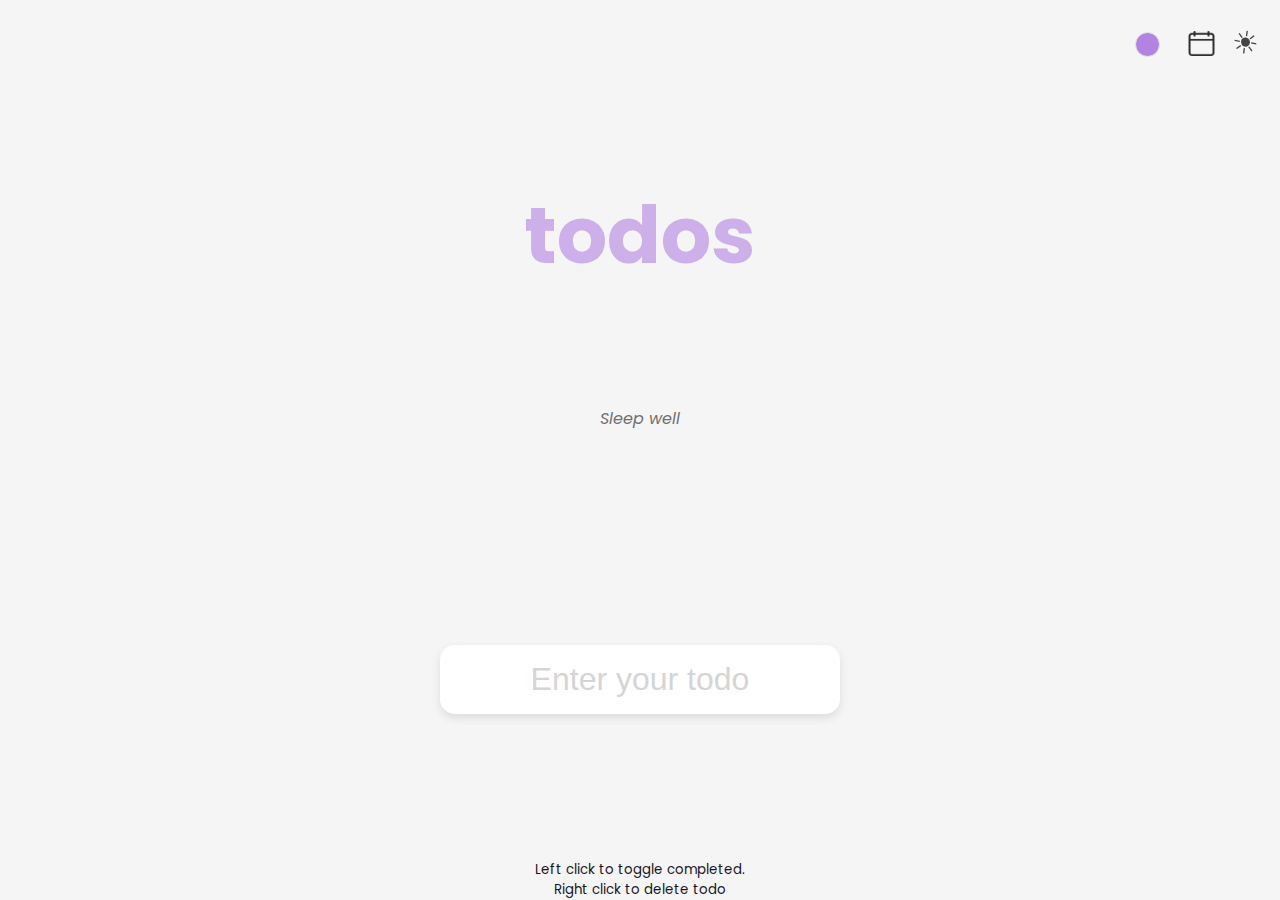
<file: index.html>
<!DOCTYPE html>
<html lang="en">
  <head>
    <meta charset="UTF-8" />
    <meta name="viewport" content="width=device-width, initial-scale=1.0" />
    <link rel="stylesheet" href="style.css" />
    <title>Todo List</title>
  </head>
  <body>
    <div class="lavender">
      <div class="theme">
        <span class="theme-icon"></span>
        <div class="theme-selector">
          <span class="lavender-theme" onclick="theme(0)"></span>
          <span class="orange-theme" onclick="theme(1)"></span>
          <span class="aqua-theme" onclick="theme(2)"></span>
          <span class="lime-theme" onclick="theme(3)"></span>
        </div>
      </div>
    </div>
    <div class="calendar" onclick="calendar()"><a href="cal.html"><img id="cal" src="public/images/calendar.png" alt=""></a></div>
    <div class="lightOrDark" onclick="lightDarkToggle(0)">☀︎</div>
    <div class="lavender"><h3>todos</h3></div>
    <span class="greeting"></span>
    <div class="quotes-container" id="quotes-container">
      <p class="quote" id="quote">
      </p>
    </div>  
    <div class="lavender">
    <form id="form">
      <input type="text" class="input" id="input" placeholder="Enter your todo" autocomplete="off">
        <ul class="todos" id="todos"></ul>
    </form>
    </div>
    <small>Left click to toggle completed. <br> Right click to delete todo</small>

    <script src="script.js"></script>
  </body>
</html>
</file>
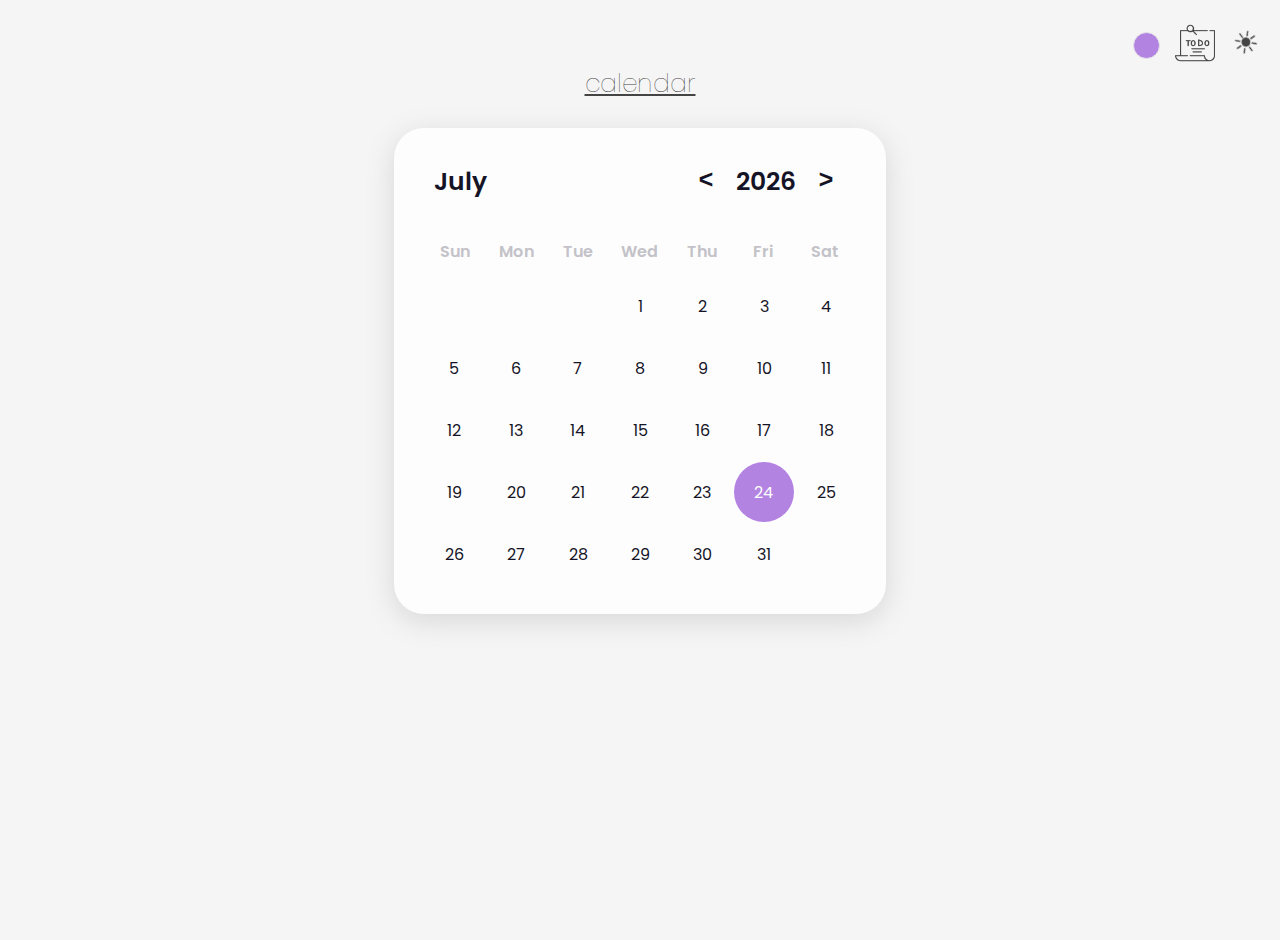
<file: cal.html>
<!DOCTYPE html>
<html lang="en">
<head>
    <meta charset="UTF-8">
    <meta name="viewport" content="width=device-width, initial-scale=1.0">
    <title>Calendar</title>
    <link rel="stylesheet" href="cal.css">
</head>
<body>
    <div class="lavender">
        <div class="theme">
          <span class="theme-icon"></span>
          <div class="theme-selector">
            <span class="lavender-theme" onclick="theme(0)"></span>
            <span class="orange-theme" onclick="theme(1)"></span>
            <span class="aqua-theme" onclick="theme(2)"></span>
            <span class="lime-theme" onclick="theme(3)"></span>
          </div>
        </div>
      </div>
    <div class="home"><a href="index.html"><img id="home-img" src="public/images/to-do-list.png" alt=""></a></div>
    <div class="lightOrDark" onclick="lightDarkToggle(0)">☀︎</div>
    <div class="heading">
        <h3>calendar</h3>
    </div>
    
    <body class="light">
    <div class="cal">
        <div class="calendar">
            <div class="calendar-header">
                <span class="month-picker" id="month-picker">April</span>
                <div class="year-picker">
                    <span class="year-change" id="prev-year">
                        <pre><</pre>
                    </span>
                    <span id="year">2022</span>
                    <span class="year-change" id="next-year">
                        <pre>></pre>
                    </span>
                </div>
            </div>
            <div class="calendar-body">
                <div class="calendar-week-day">
                    <div>Sun</div>
                    <div>Mon</div>
                    <div>Tue</div>
                    <div>Wed</div>
                    <div>Thu</div>
                    <div>Fri</div>
                    <div>Sat</div>
                </div>
                <div class="calendar-days lavender"></div>
            </div>
           
            <div class="month-list"></div>
        </div>
    </div>   
    <script src="calendar.js"></script>
</body>
</html>
</file>
<file: style.css>
@import url('https://fonts.googleapis.com/css2?family=Poppins:wght@200;400&display=swap');
@import url("themes.css");

* {
  box-sizing: border-box;
}

body {
  background-color: #f5f5f5;
  color: #151426;
  font-family: 'Poppins', sans-serif;
  display: flex;
  flex-direction: column;
  align-items: center;
  justify-content: space-between;
  height: 100vh;
  margin: 0;
  transition: background 0.2s linear;
}

h3 {
  color: var(--header-text);
  font-size: 5rem;
  text-align: center;
  opacity: 0.6;
  margin-bottom:1rem;
  transition: color 0.2s linear;
}

form {
  max-width: 100%;
  width: 400px;
  display: flex;
  flex-direction: column;
  justify-content: baseline;
}

.quote{
  font-size: 1rem;
  text-align: center;
  opacity: 0.4;
  margin: 1.5em 0em;
}

.input {
  border: none;
  color: #444444;
  box-shadow: 0 4px 10px rgba(0, 0, 0, 0.1);
  border-radius:15px;
  font-size: 2rem;
  padding: 1rem 2rem;
  display: block;
  width: 100%;
  transition: background 0.2s linear;
  text-align: center;
}

.input::placeholder {
  color: #d5d5d5;
}

.input:focus {
  outline-style: solid;
  outline-color: var(--header-text);
}

.todos {
  display: flex;
  flex-direction: column-reverse;
  margin: 0.1rem;
  list-style-type: none;
  transition: background 0.2s linear;
  word-wrap:break-word;
}

ul{
  padding-inline-start: 0px;
}

.todos li {
  background-color: #b5b5b560;
  cursor: pointer;
  font-size: 1.0rem;
  padding: 1rem 2rem;
  border-radius: 15px;
  margin: 0.5rem 0;
  transition: background 0.2s linear;
  display: flex;
  justify-content: space-between;
  align-items: center;
  width:100%;
}
.todos li:hover {
  background-color: var(--hover-color);
}

.todos li.completed {
  color: #b6b6b690;
  background-color: rgba(0, 0, 0, 0.1);
  text-decoration: line-through;
}


small {
  margin-top: 3rem;
  text-align: center;
}

/*calendar*/
.calendar{
  position: fixed;
  top:23px;
  right: 65px;
  font-size: 30px;
}

#cal{
  height: 25px;
  width: 27px;
}

/*Dark mode toggle*/
.lightOrDark {
  color: #444444;
  position: fixed;
  top:20px;
  transform: rotate(-0.1turn);
  right: 20px;
  font-size: 30px;
  transition: transform 0.2s linear;
  -ms-user-select: none;
  -webkit-user-select: none;
  user-select: none;
}

.lightOrDark:hover {
  cursor: pointer;
}

.dark{
  background-color: #2d2d2d;
  color: #e6e6e6;
}
.dark-input {
  background-color: #333333;
  color: #e6e6e6;
  box-shadow: 0 4px 10px rgba(0, 0, 0, 0.113);
}
.dark-todos {
  background-color: #333333;
  color: #e6e6e6;
}

.greeting {
  color: #707070;
  font-style: italic;
  font: 1rem;
}

@media only screen and (max-width: 600px) {
  h1 {
    font-size: 6rem;
  }
  form {
    width: 90%;
  }
  .input {
    font-size: 1.5rem;
    padding: 0.8rem 1.5rem;
  }
  .todos li {
    font-size: 1.2rem;
    padding: 0.8rem 1.5rem;
  }
}
</file>
<file: cal.css>
@import url('https://fonts.googleapis.com/css2?family=Poppins&display=swap');
@import url("themes.css");
body {
    background-color: #f5f5f5;
    color: #444444;
    font-family: 'Poppins', sans-serif;
    height: 100vh;
    margin: 0;
    transition: background 0.2s linear;
    overflow-y: hidden;
  }

.heading{
    display: flex;
    margin-top: 40px;
    justify-content: center;
    align-items: center;
}

h3{
    color: var(--header-text);
    font-size: 25px;
    font-weight: lighter;
    text-decoration: underline;
    transition: color 0.2s linear;
}

:root 
{
    --dark-body: #4d4c5a;
    --dark-main: #141529;
    --dark-second: #79788c;
    --dark-hover: #323048;
    --dark-text: #f8fbff;
    --light-body: #f5f5f5;
    --light-main: #fdfdfd;
    --light-second: #c3c2c8;
    --light-hover: #edf0f5;
    --light-text: #151426;
    --blue: rgb(179, 131, 226);
    --white: #fff;
    --shadow: rgba(100, 100, 111, 0.2) 0px 7px 29px 0px;
    --dark-shadow: rgba(0, 0, 0, 0.616) 0px 7px 29px 0px;
}
.light {
    --bg-body: var(--light-body);
    --bg-main: var(--light-main);
    --bg-second: var(--light-second);
    --color-hover: var(--light-hover);
    --color-txt: var(--light-text);
}

.dark {
    --bg-body: var(--dark-body);
    --bg-main: var(--dark-main);
    --bg-second: var(--dark-second);
    --color-hover: var(--dark-hover);
    --color-txt: var(--dark-text);
}

.cal{
    display: flex;
    justify-content: center;
    align-items: center;
}

.calendar {
    height: max-content;
    width: max-content;
    background-color: var(--bg-main);
    border-radius: 30px;
    padding: 20px;
    position: relative;
    overflow: hidden;
}

.light .calendar {
    box-shadow: var(--shadow);
}
.dark .calendar {
    box-shadow: var(--dark-shadow);
}

.calendar-header {
    display: flex;
    justify-content: space-between;
    align-items: center;
    font-size: 25px;
    font-weight: 600;
    color: var(--color-txt);
    padding: 10px;
}

pre{
    margin-top: 5px;
}

.calendar-body {
    padding: 10px;
}

.calendar-week-day {
    height: 50px;
    display: grid;
    grid-template-columns: repeat(7, 1fr);
    font-weight: 600;
}

.calendar-week-day div {
    display: grid;
    place-items: center;
    color: var(--bg-second);
}

.calendar-days {
    display: grid;
    grid-template-columns: repeat(7, 1fr);
    gap: 2px;
    color: var(--color-txt);
}

.calendar-days div {
    width: 50px;
    height: 50px;
    display: flex;
    align-items: center;
    justify-content: center;
    padding: 5px;
    position: relative;
    cursor: pointer;
    animation: to-top 1s forwards;
}

.calendar-days div span {
    position: absolute;
}

.calendar-days div:hover span {
    transition: width 0.2s ease-in-out, height 0.2s ease-in-out;
}

.calendar-days div span:nth-child(1),
.calendar-days div span:nth-child(3) {
    width: 2px;
    height: 0;
    background-color: var(--color-txt);
}

.calendar-days div:hover span:nth-child(1),
.calendar-days div:hover span:nth-child(3) {
    height: 100%;
}

.calendar-days div span:nth-child(1) {
    bottom: 0;
    left: 0;
}

.calendar-days div span:nth-child(3) {
    top: 0;
    right: 0;
}

.calendar-days div span:nth-child(2),
.calendar-days div span:nth-child(4) {
    width: 0;
    height: 2px;
    background-color: var(--color-txt);
}

.calendar-days div:hover span:nth-child(2),
.calendar-days div:hover span:nth-child(4) {
    width: 100%;
}

.calendar-days div span:nth-child(2) {
    top: 0;
    left: 0;
}

.calendar-days div span:nth-child(4) {
    bottom: 0;
    right: 0;
}

.calendar-days div:hover span:nth-child(2) {
    transition-delay: 0.2s;
}

.calendar-days div:hover span:nth-child(3) {
    transition-delay: 0.4s;
}

.calendar-days div:hover span:nth-child(4) {
    transition-delay: 0.6s;
}

.calendar-days div.curr-date,
.calendar-days div.curr-date:hover {
    background-color: var(--header-text);
    color: var(--white);
    border-radius: 50%;
    transition: background 0.2s linear;
}

.calendar-days div.curr-date span {
    display: none;
}

.month-picker {
    padding: 5px 10px;
    border-radius: 10px;
    cursor: pointer;
}

.month-picker:hover {
    background-color: var(--color-hover);
}

.year-picker {
    display: flex;
    align-items: center;
}

.year-change {
    height: 40px;
    width: 40px;
    border-radius: 50%;
    display: grid;
    place-items: center;
    margin: 0 10px;
    cursor: pointer;
}

.year-change:hover {
    background-color: var(--color-hover);
}

.calendar-footer {
    padding: 10px;
    display: flex;
    justify-content: flex-end;
    align-items: center;
}

.toggle {
    display: flex;
}

.toggle span {
    margin-right: 10px;
    color: var(--color-txt);
}

.month-list {
    position: absolute;
    width: 100%;
    height: 100%;
    top: 0;
    left: 0;
    /* right: 20px; */
    background-color: var(--bg-main);
    padding: 0px;
    grid-template-columns: repeat(3, auto);
    gap: 2px;
    display: grid;
    transform: scale(1.5);
    visibility: hidden;
    pointer-events: none;
}

.month-list.show {
    transform: scale(1);
    visibility: visible;
    pointer-events: visible;
    transition: all 0.2s ease-in-out;
}

.month-list > div {
    display: grid;
    place-items: center;
}

.month-list > div > div {
    width: 100%;
    padding: 5px;
    border-radius: 10px;
    text-align: center;
    cursor: pointer;
    color: var(--color-txt);
}

.month-list > div > div:hover {
    background-color: var(--color-hover);
}

#home-img{
    width: 40px;
    height: 40px;
}

.home{
    position: fixed;
    top:23px;
    right: 65px;
    font-size: 25px;
}


/*Dark mode toggle*/
.lightOrDark {
    position: fixed;
    color: #444444;
    top:20px;
    transform: rotate(-0.1turn);
    right: 20px;
    font-size: 30px;
    transition: transform 0.2s linear;
    -ms-user-select: none;
    -webkit-user-select: none;
    user-select: none;
  }
  
  .lightOrDark:hover {
    cursor: pointer;
  }
  
  .dark{
    background-color: #2d2d2d;
    color: #e6e6e6;
  }
</file>
